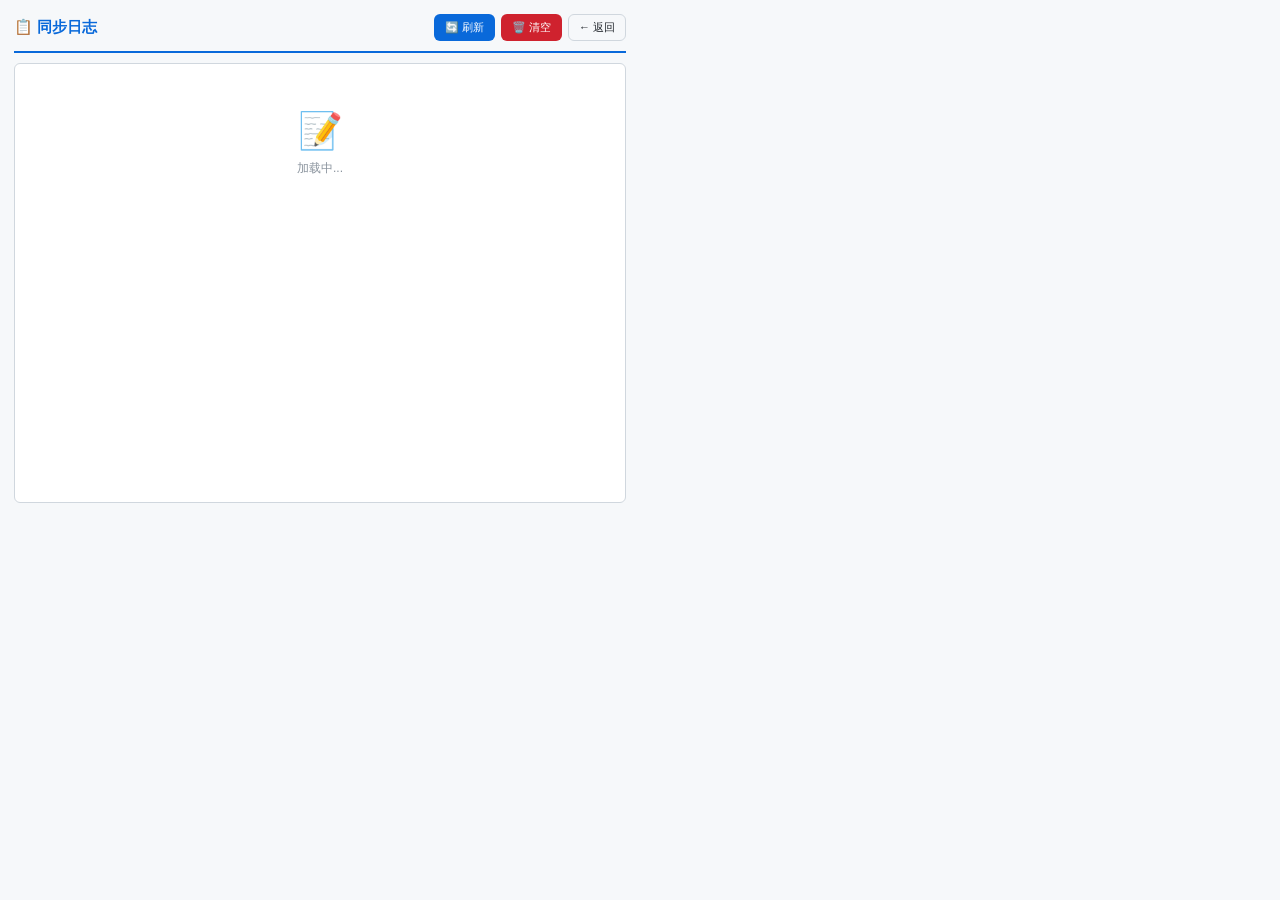
<file: AnyRouter Cookie Updater/logs.html>
<!DOCTYPE html>
<html lang="zh-CN">
<head>
  <meta charset="UTF-8">
  <title>日志 - AnyRouter Cookie Updater</title>
  <style>
    * { margin: 0; padding: 0; box-sizing: border-box; }
    body {
      width: 640px; height: 520px; padding: 14px;
      font-family: -apple-system, BlinkMacSystemFont, 'Segoe UI', Roboto, sans-serif;
      font-size: 12px; color: #24292f; background: #f6f8fa;
    }
    .header { display: flex; justify-content: space-between; align-items: center; margin-bottom: 10px; padding-bottom: 10px; border-bottom: 2px solid #0969da; }
    h1 { font-size: 15px; color: #0969da; }
    .actions { display: flex; gap: 6px; }
    button { padding: 5px 10px; border: 1px solid #d0d7de; border-radius: 6px; font-size: 11px; cursor: pointer; background: #f6f8fa; color: #24292f; }
    button:hover { background: #eaeef2; }
    .btn-danger { background: #cf222e; color: #fff; border-color: transparent; }
    .btn-danger:hover { background: #a40e26; }
    .btn-primary { background: #0969da; color: #fff; border-color: transparent; }
    .btn-primary:hover { background: #0860ca; }
    .logs-container { height: 440px; overflow-y: auto; background: #fff; border: 1px solid #d0d7de; border-radius: 6px; padding: 6px; }
    .log-entry { padding: 6px 8px; margin-bottom: 4px; border-radius: 4px; border-left: 3px solid #d0d7de; background: #f6f8fa; }
    .log-entry.INFO { border-left-color: #0969da; background: #ddf4ff; }
    .log-entry.SUCCESS { border-left-color: #2da44e; background: #dafbe1; }
    .log-entry.ERROR { border-left-color: #cf222e; background: #ffebe9; }
    .log-header { display: flex; justify-content: space-between; margin-bottom: 3px; }
    .log-level { padding: 1px 5px; border-radius: 3px; font-size: 9px; font-weight: 700; color: #fff; }
    .log-level.INFO { background: #0969da; }
    .log-level.SUCCESS { background: #2da44e; }
    .log-level.ERROR { background: #cf222e; }
    .log-time { color: #8b949e; font-size: 10px; }
    .log-message { color: #24292f; margin-bottom: 2px; }
    .log-details { background: rgba(0,0,0,.04); padding: 4px 6px; border-radius: 3px; font-family: 'SF Mono', Monaco, monospace; font-size: 10px; color: #57606a; white-space: pre-wrap; word-break: break-all; max-height: 120px; overflow-y: auto; }
    .empty { text-align: center; padding: 40px; color: #8b949e; }
    .empty-icon { font-size: 36px; margin-bottom: 8px; }
  </style>
</head>
<body>
  <div class="header">
    <h1>📋 同步日志</h1>
    <div class="actions">
      <button class="btn-primary" id="refreshBtn">🔄 刷新</button>
      <button class="btn-danger" id="clearBtn">🗑️ 清空</button>
      <button id="backBtn">← 返回</button>
    </div>
  </div>
  <div class="logs-container" id="logsContainer">
    <div class="empty"><div class="empty-icon">📝</div>加载中...</div>
  </div>
  <script src="logs.js"></script>
</body>
</html>
</file>
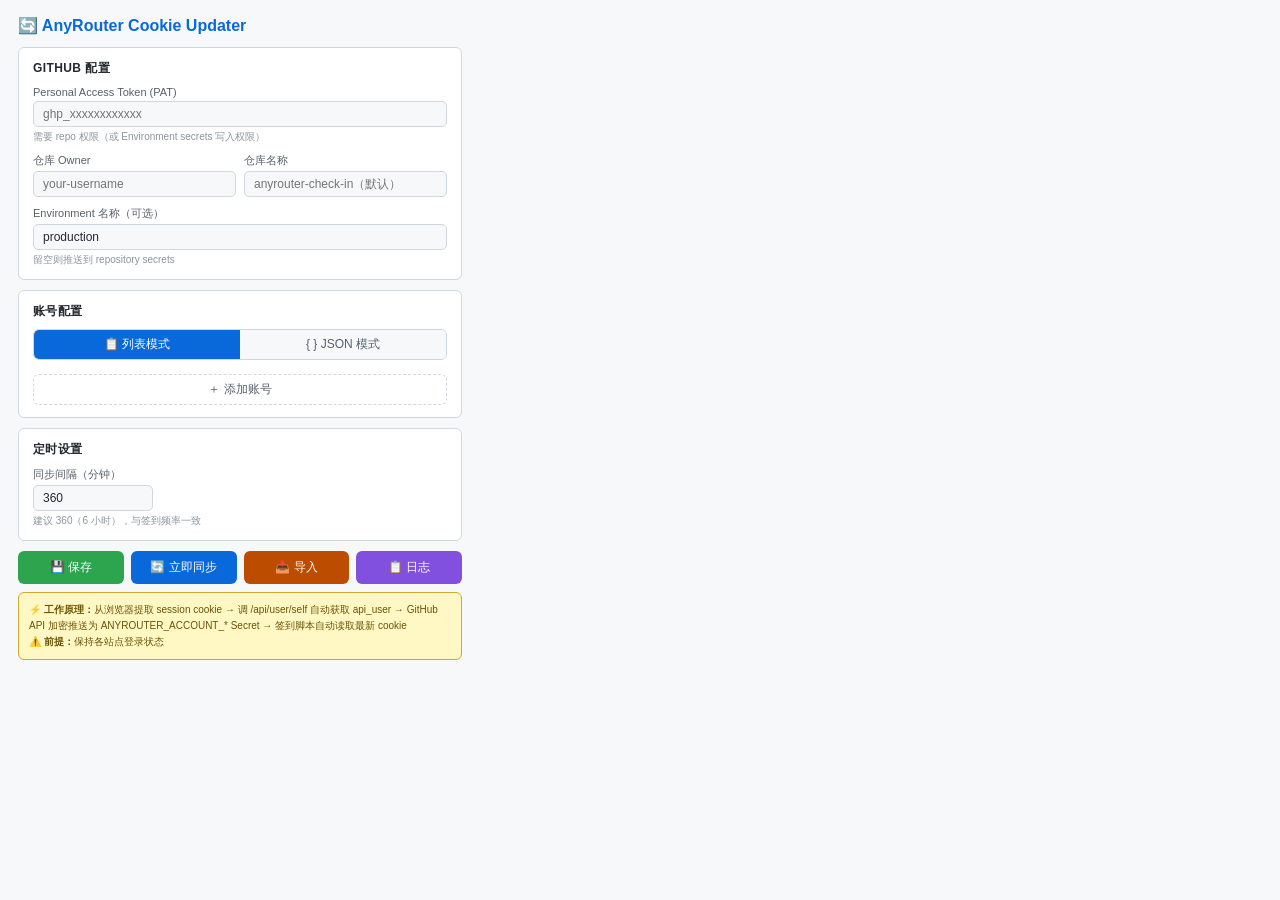
<file: AnyRouter Cookie Updater/popup.html>
<!DOCTYPE html>
<html lang="zh-CN">
<head>
  <meta charset="UTF-8">
  <meta name="viewport" content="width=device-width, initial-scale=1.0">
  <title>AnyRouter Cookie Updater</title>
  <style>
    * { margin: 0; padding: 0; box-sizing: border-box; }
    body {
      width: 480px;
      padding: 16px 18px 18px;
      font-family: -apple-system, BlinkMacSystemFont, 'Segoe UI', Roboto, sans-serif;
      font-size: 13px;
      color: #24292f;
      background: #f6f8fa;
    }
    h1 { font-size: 16px; margin-bottom: 12px; color: #0969da; display: flex; align-items: center; gap: 6px; }
    .section { background: #fff; border: 1px solid #d0d7de; border-radius: 6px; padding: 12px 14px; margin-bottom: 10px; }
    .section-title { font-size: 12px; font-weight: 600; margin-bottom: 9px; color: #24292f; text-transform: uppercase; letter-spacing: .4px; }
    .form-group { margin-bottom: 9px; }
    .form-group:last-child { margin-bottom: 0; }
    label { display: block; margin-bottom: 3px; font-weight: 500; color: #57606a; font-size: 11px; }
    input[type="text"], input[type="password"], input[type="number"], textarea {
      width: 100%; padding: 5px 9px; border: 1px solid #d0d7de; border-radius: 5px; font-size: 12px;
      font-family: inherit; background: #f6f8fa; color: #24292f;
    }
    input:focus, textarea:focus { outline: none; border-color: #0969da; box-shadow: 0 0 0 3px rgba(9,105,218,.12); background: #fff; }
    textarea { resize: vertical; font-family: 'SF Mono', Monaco, 'Cascadia Code', monospace; font-size: 11px; }
    .hint { font-size: 10px; color: #8b949e; margin-top: 2px; line-height: 1.5; }

    /* Tab toggle */
    .tab-bar { display: flex; border: 1px solid #d0d7de; border-radius: 6px; overflow: hidden; margin-bottom: 10px; }
    .tab { flex: 1; padding: 6px 0; font-size: 12px; font-weight: 500; text-align: center; cursor: pointer; background: #f6f8fa; color: #57606a; border: none; transition: .15s; }
    .tab.active { background: #0969da; color: #fff; }
    .tab:not(.active):hover { background: #eaeef2; }

    /* List mode account items */
    .account-list { display: flex; flex-direction: column; gap: 8px; }
    .account-item {
      border: 1px solid #d0d7de; border-radius: 6px; padding: 10px; background: #f6f8fa; position: relative;
    }
    .account-item-header {
      display: flex; align-items: center; justify-content: space-between; margin-bottom: 8px;
    }
    .account-item-label { font-size: 11px; font-weight: 600; color: #57606a; }
    .account-item-del {
      width: 20px; height: 20px; border: none; background: none; cursor: pointer; color: #cf222e;
      font-size: 14px; line-height: 1; padding: 0; display: flex; align-items: center; justify-content: center;
      border-radius: 4px;
    }
    .account-item-del:hover { background: #ffebe9; }
    .account-row { display: flex; gap: 6px; margin-bottom: 6px; }
    .account-row:last-child { margin-bottom: 0; }
    .account-row input { font-size: 11px; padding: 4px 7px; }
    .field-wrap { flex: 1; display: flex; flex-direction: column; }
    .field-wrap label { font-size: 10px; margin-bottom: 2px; }
    .field-opt { font-weight: 400; color: #8b949e; font-style: italic; }
    .add-btn {
      width: 100%; padding: 6px; border: 1px dashed #d0d7de; border-radius: 6px; background: none;
      color: #57606a; font-size: 12px; cursor: pointer; margin-top: 4px; transition: .15s;
    }
    .add-btn:hover { border-color: #0969da; color: #0969da; background: #ddf4ff; }

    /* JSON mode */
    #jsonTextarea { min-height: 120px; }

    /* Buttons */
    .btn-row { display: flex; gap: 7px; margin-top: 10px; }
    button.btn {
      flex: 1; padding: 7px 10px; border: 1px solid transparent; border-radius: 6px;
      font-size: 12px; font-weight: 500; cursor: pointer; transition: .15s ease;
    }
    .btn-green { background: #2da44e; color: #fff; }
    .btn-green:hover { background: #218838; }
    .btn-blue { background: #0969da; color: #fff; }
    .btn-blue:hover { background: #0860ca; }
    .btn-outline { background: #f6f8fa; color: #24292f; border-color: #d0d7de; }
    .btn-outline:hover { background: #eaeef2; }
    .btn-purple { background: #8250df; color: #fff; }
    .btn-purple:hover { background: #6639ba; }
    .btn-orange { background: #bc4c00; color: #fff; }
    .btn-orange:hover { background: #953d00; }

    .status { margin-top: 8px; padding: 8px 10px; border-radius: 6px; font-size: 12px; display: none; }
    .status.success { background: #dafbe1; color: #116329; border: 1px solid #aceebb; }
    .status.error { background: #ffebe9; color: #82071e; border: 1px solid #ffcecb; }
    .status.info { background: #ddf4ff; color: #0969da; border: 1px solid #b6e3ff; }
    .info-box {
      background: #fff8c5; border: 1px solid #d4a72c; border-radius: 6px; padding: 9px 10px;
      font-size: 10px; color: #6a5304; margin-top: 8px; line-height: 1.6;
    }
    .json-err { font-size: 10px; color: #cf222e; margin-top: 3px; display: none; }
  </style>
</head>
<body>
  <h1>🔄 AnyRouter Cookie Updater</h1>

  <!-- GitHub Config -->
  <div class="section">
    <div class="section-title">GitHub 配置</div>
    <div class="form-group">
      <label for="githubToken">Personal Access Token (PAT)</label>
      <input type="password" id="githubToken" placeholder="ghp_xxxxxxxxxxxx">
      <div class="hint">需要 repo 权限（或 Environment secrets 写入权限）</div>
    </div>
    <div class="form-row" style="display:flex;gap:8px;">
      <div class="form-group" style="flex:1">
        <label for="repoOwner">仓库 Owner</label>
        <input type="text" id="repoOwner" placeholder="your-username">
      </div>
      <div class="form-group" style="flex:1">
        <label for="repoName">仓库名称</label>
        <input type="text" id="repoName" placeholder="anyrouter-check-in（默认）">
      </div>
    </div>
    <div class="form-group">
      <label for="environmentName">Environment 名称（可选）</label>
      <input type="text" id="environmentName" placeholder="production" value="production">
      <div class="hint">留空则推送到 repository secrets</div>
    </div>
  </div>

  <!-- Accounts Config -->
  <div class="section">
    <div class="section-title">账号配置</div>

    <div class="tab-bar">
      <button class="tab active" id="tabList" type="button">📋 列表模式</button>
      <button class="tab" id="tabJson" type="button">{ } JSON 模式</button>
    </div>

    <!-- List mode -->
    <div id="listMode">
      <div class="account-list" id="accountList"></div>
      <button class="add-btn" id="addAccountBtn" type="button">＋ 添加账号</button>
    </div>

    <!-- JSON mode -->
    <div id="jsonMode" style="display:none">
      <textarea id="jsonTextarea" placeholder='[
  { "domain": "https://anyrouter.top" },
  { "domain": "https://agentrouter.org", "env_key_suffix": "789012_AGENTROUTER" }
]'></textarea>
      <div class="json-err" id="jsonErr">⚠ JSON 格式错误</div>
      <div class="hint" style="margin-top:4px">
        domain（必填）· api_user（留空自动解析）· env_key_suffix（留空自动生成为 {api_user}_{PROVIDER}）· cookie_name（留空默认 session）
      </div>
    </div>
  </div>

  <!-- Schedule -->
  <div class="section">
    <div class="section-title">定时设置</div>
    <div class="form-group">
      <label for="refreshInterval">同步间隔（分钟）</label>
      <input type="number" id="refreshInterval" value="360" min="30" max="1440" style="width:120px">
      <div class="hint">建议 360（6 小时），与签到频率一致</div>
    </div>
  </div>

  <div class="btn-row">
    <button class="btn btn-green" id="saveBtn">💾 保存</button>
    <button class="btn btn-blue" id="syncBtn">🔄 立即同步</button>
    <button class="btn btn-orange" id="importBtn">📥 导入</button>
    <button class="btn btn-purple" id="logsBtn">📋 日志</button>
  </div>

  <div class="status" id="status"></div>

  <div class="info-box">
    <strong>⚡ 工作原理：</strong>从浏览器提取 session cookie → 调 /api/user/self 自动获取 api_user → GitHub API 加密推送为 ANYROUTER_ACCOUNT_* Secret → 签到脚本自动读取最新 cookie<br>
    <strong>⚠️ 前提：</strong>保持各站点登录状态
  </div>

  <script src="popup.js"></script>
</body>
</html>
</file>
